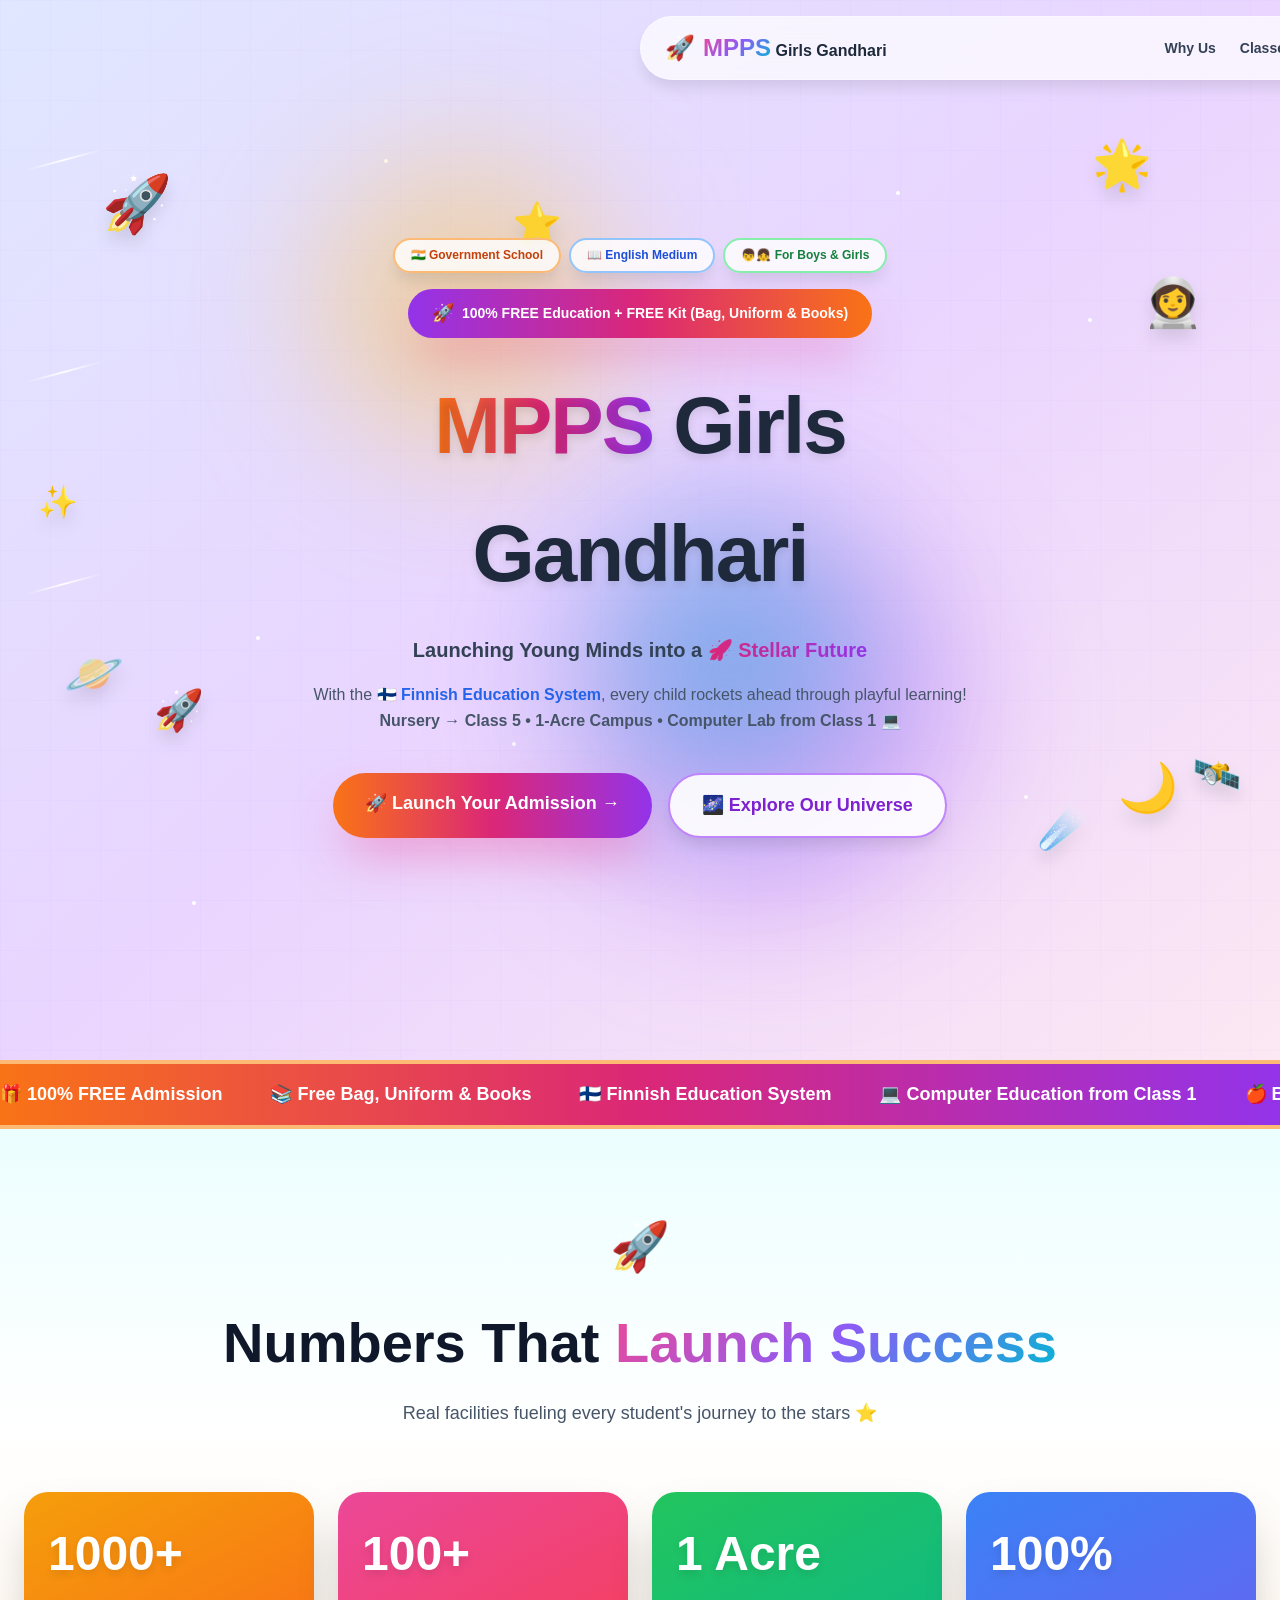
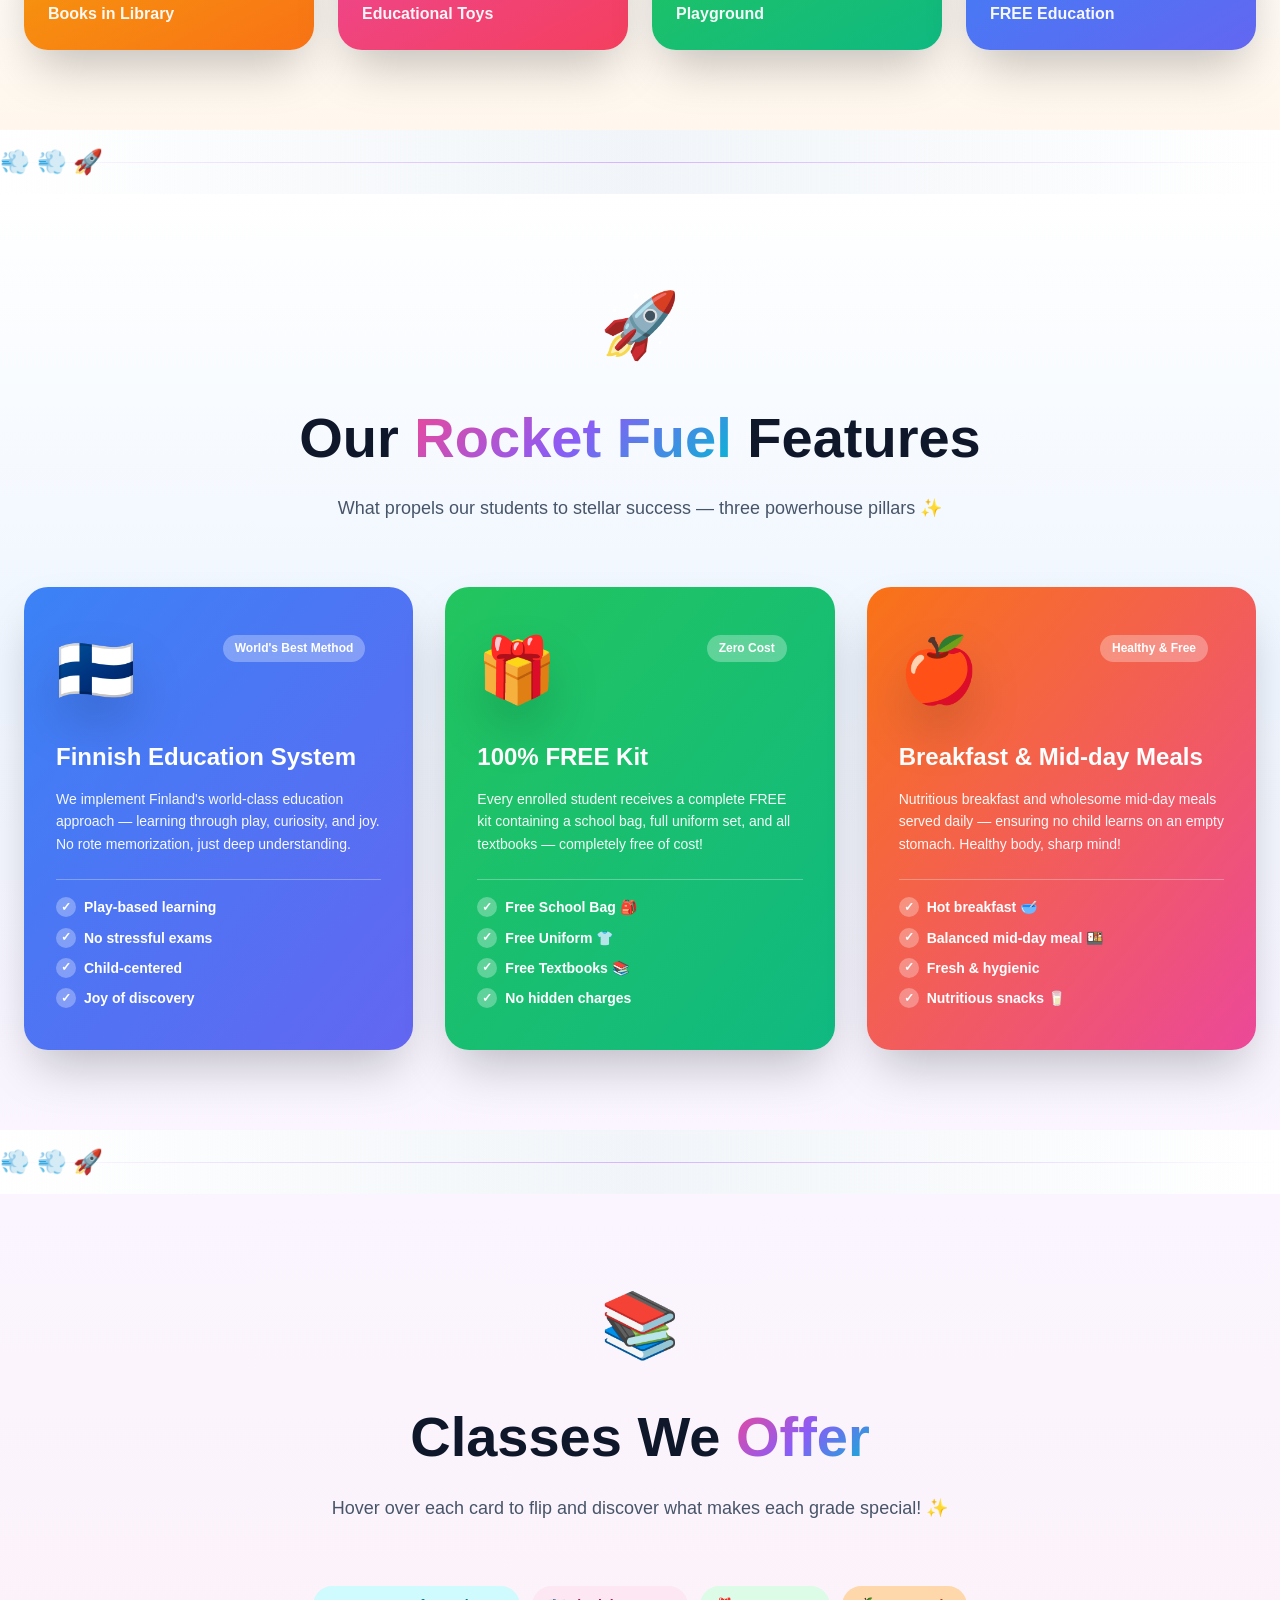
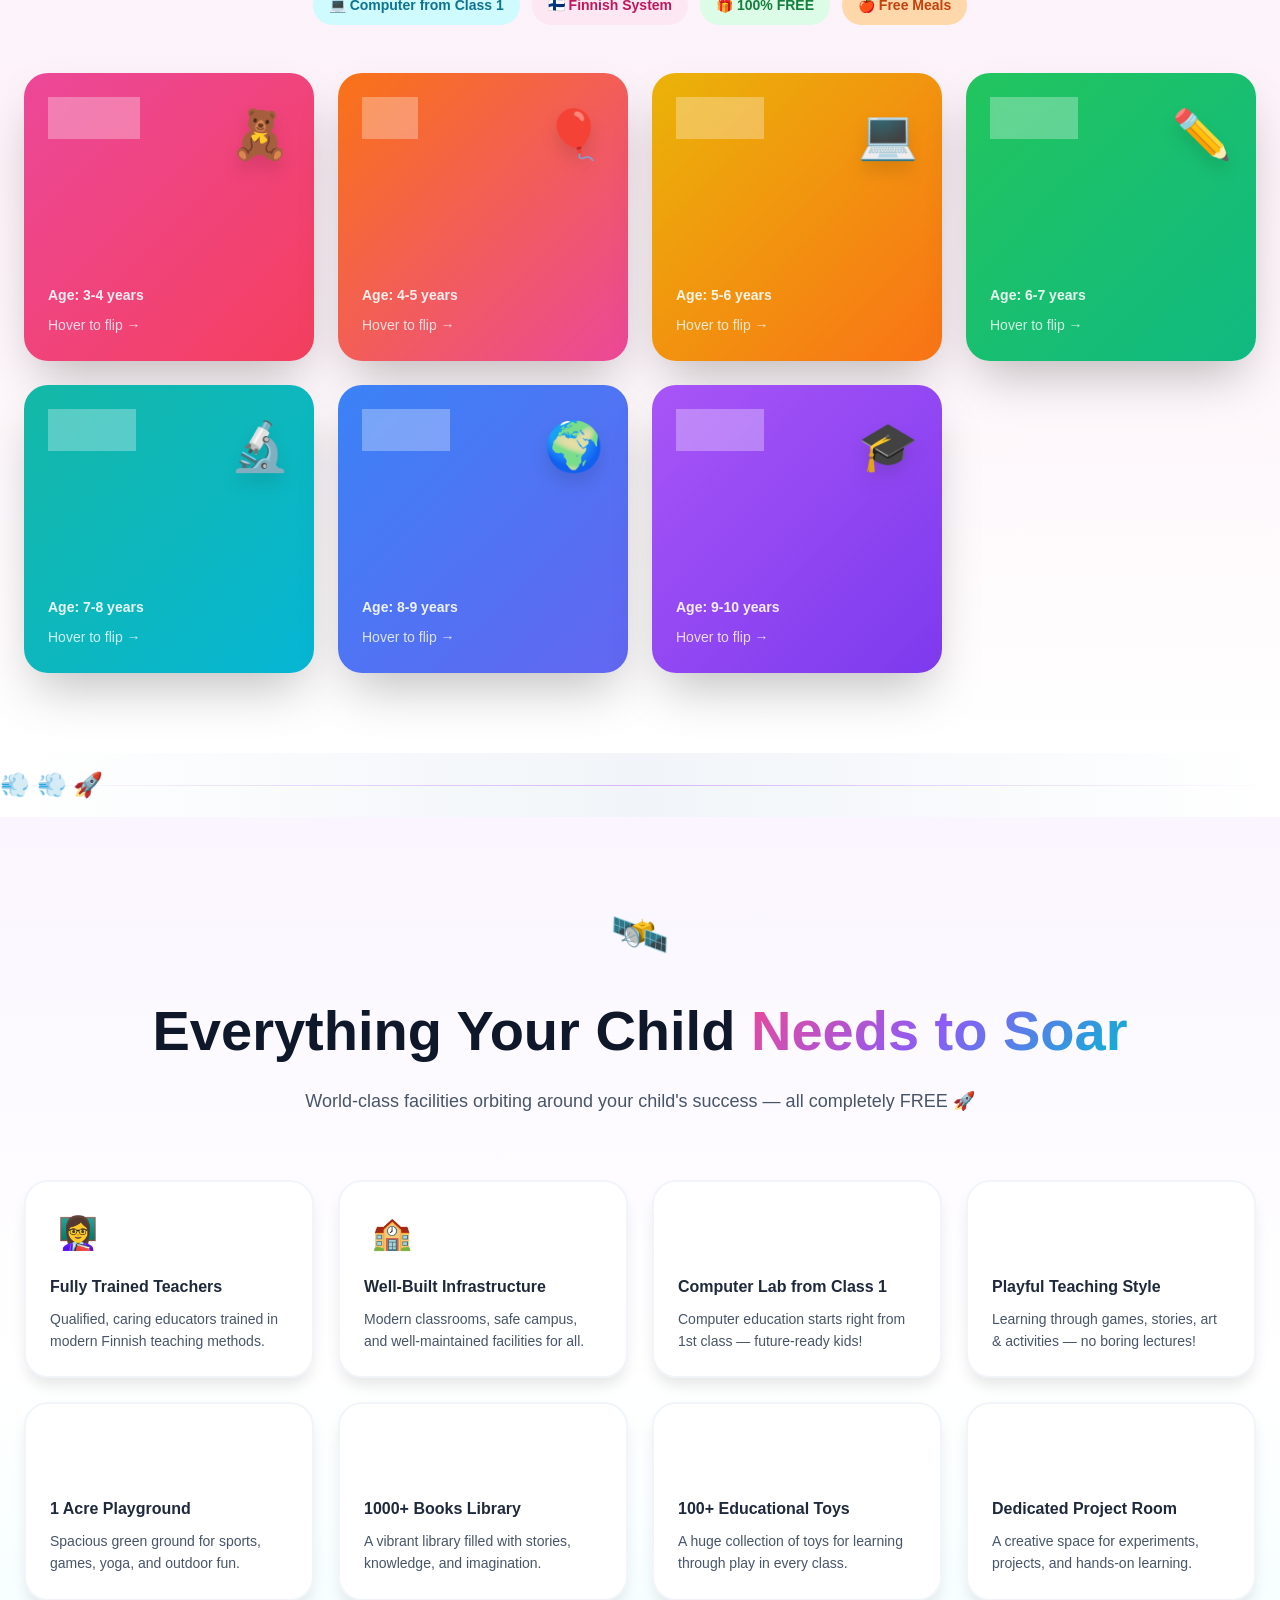
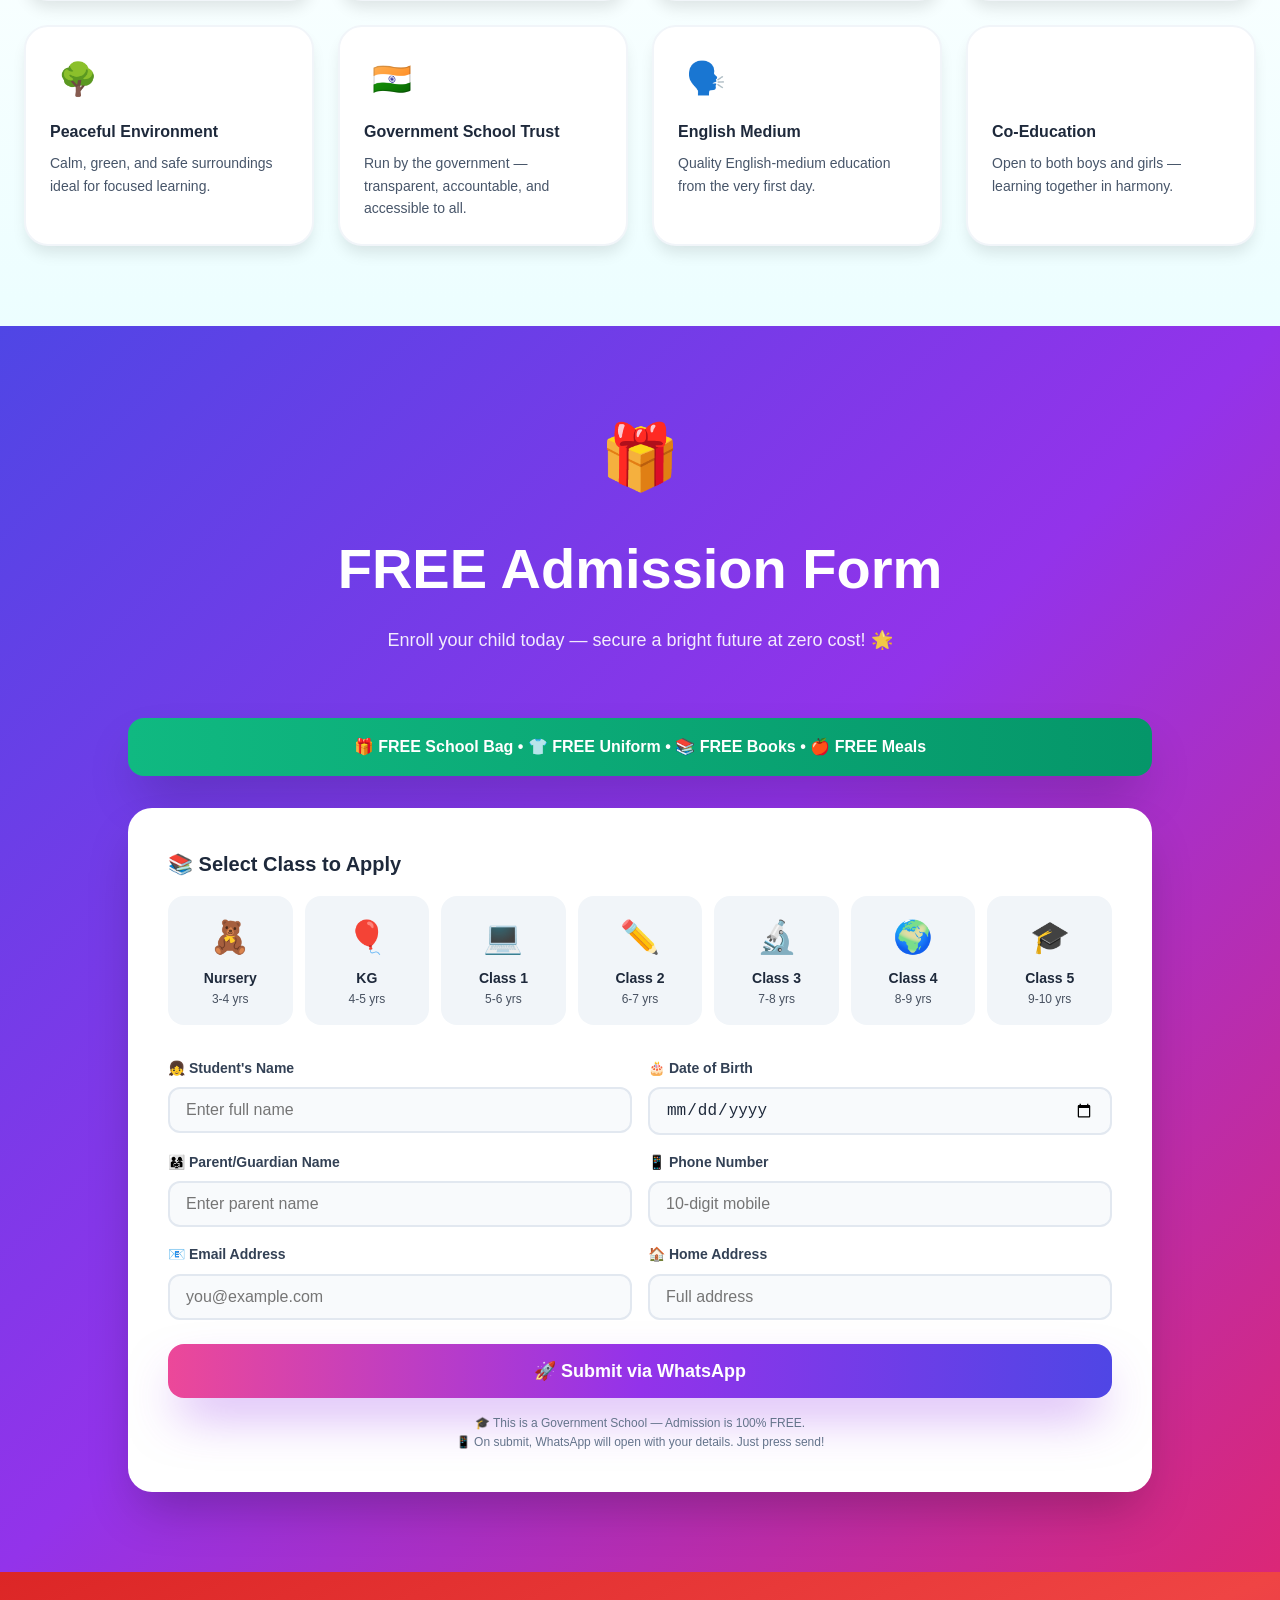
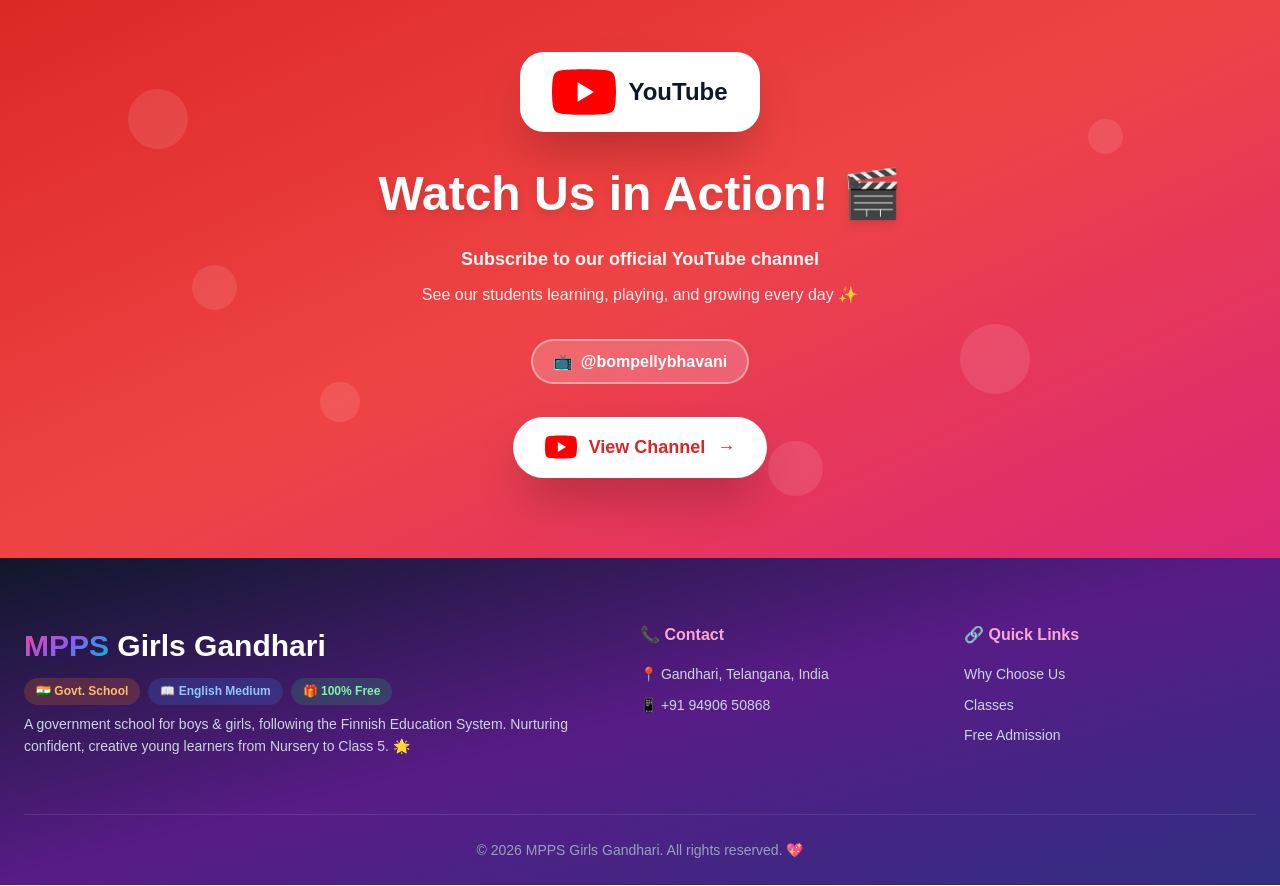
<file: index.html>
<!DOCTYPE html>
<html lang="en">
<head>
  <meta charset="UTF-8">
  <meta name="viewport" content="width=device-width, initial-scale=1.0">
  <title>MPPS Girls Gandhari 🚀 | Free Government School • Nursery to Class 5 • Boys & Girls</title>
  <meta name="description" content="MPPS Girls Gandhari - A Government English Medium School for boys & girls. Finnish Education System, FREE kit (bag, uniform, books), FREE meals, computer education from Class 1. Admissions open Nursery to Class 5.">
  <style>
    * { margin: 0; padding: 0; box-sizing: border-box; }

    body {
      font-family: -apple-system, BlinkMacSystemFont, 'Segoe UI', Roboto, 'Helvetica Neue', Arial, sans-serif;
      line-height: 1.6;
      color: #1e293b;
      overflow-x: hidden;
    }

    /* Animations */
    @keyframes float {
      0%, 100% { transform: translateY(0px) rotate(0deg); }
      50% { transform: translateY(-20px) rotate(5deg); }
    }
    @keyframes float-slow {
      0%, 100% { transform: translateY(0px) rotate(0deg); }
      50% { transform: translateY(-30px) rotate(-5deg); }
    }
    @keyframes pulse-glow {
      0%, 100% { opacity: 1; transform: scale(1); }
      50% { opacity: 0.8; transform: scale(1.05); }
    }
    @keyframes wiggle {
      0%, 100% { transform: rotate(-3deg); }
      50% { transform: rotate(3deg); }
    }
    @keyframes bounce-gentle {
      0%, 100% { transform: translateY(0); }
      50% { transform: translateY(-10px); }
    }
    @keyframes marquee {
      0% { transform: translateX(0); }
      100% { transform: translateX(-50%); }
    }
    @keyframes twinkle {
      0%, 100% { opacity: 0.2; transform: scale(0.5); }
      50% { opacity: 1; transform: scale(1.5); }
    }
    @keyframes shooting-star {
      0% { left: -20%; opacity: 0; }
      10% { opacity: 1; }
      90% { opacity: 1; }
      100% { left: 120%; opacity: 0; }
    }
    @keyframes rocket-float {
      0%, 100% { transform: translateY(0) rotate(-5deg); }
      50% { transform: translateY(-15px) rotate(5deg); }
    }
    @keyframes fade-in-up {
      from { opacity: 0; transform: translateY(30px); }
      to { opacity: 1; transform: translateY(0); }
    }
    @keyframes slide-in-left {
      from { opacity: 0; transform: translateX(-50px); }
      to { opacity: 1; transform: translateX(0); }
    }

    .animate-float { animation: float 3s ease-in-out infinite; }
    .animate-float-slow { animation: float-slow 4s ease-in-out infinite; }
    .animate-pulse-glow { animation: pulse-glow 2s ease-in-out infinite; }
    .animate-wiggle { animation: wiggle 2s ease-in-out infinite; }
    .animate-bounce-gentle { animation: bounce-gentle 2s ease-in-out infinite; }
    .animate-marquee { animation: marquee 30s linear infinite; }
    .animate-rocket { animation: rocket-float 2s ease-in-out infinite; }

    /* Gradient text */
    .gradient-text {
      background: linear-gradient(135deg, #ec4899 0%, #8b5cf6 50%, #06b6d4 100%);
      -webkit-background-clip: text;
      -webkit-text-fill-color: transparent;
      background-clip: text;
    }

    /* 3D Effects */
    .perspective-1000 { perspective: 1000px; }
    .card-3d { transform-style: preserve-3d; transition: transform 0.6s; }
    .card-3d:hover { transform: rotateY(10deg) rotateX(5deg) scale(1.05); }

    /* Flip card */
    .flip-card { perspective: 1000px; height: 288px; }
    .flip-card-inner {
      position: relative; width: 100%; height: 100%;
      transition: transform 0.8s; transform-style: preserve-3d;
    }
    .flip-card:hover .flip-card-inner { transform: rotateY(180deg); }
    .flip-card-front, .flip-card-back {
      position: absolute; width: 100%; height: 100%;
      backface-visibility: hidden; -webkit-backface-visibility: hidden;
    }
    .flip-card-back { transform: rotateY(180deg); }

    /* Navbar */
    nav {
      position: fixed; top: 1rem; left: 50%;
      transform: translateX(-50%); width: 95%; max-width: 1152px;
      z-index: 50; background: rgba(255, 255, 255, 0.7);
      backdrop-filter: blur(12px); border: 1px solid rgba(255, 255, 255, 0.4);
      border-radius: 9999px; padding: 0.75rem 1.5rem;
      box-shadow: 0 10px 15px -3px rgba(0, 0, 0, 0.1);
      animation: fade-in-up 0.6s ease-out 0.3s both;
    }
    .nav-content { display: flex; align-items: center; justify-content: space-between; }
    .nav-logo { display: flex; align-items: center; gap: 0.5rem; }
    .nav-logo span:first-child { font-size: 1.5rem; animation: rocket-float 1.5s ease-in-out infinite; }
    .nav-logo span:last-child { font-weight: 900; color: #1e293b; }
    .nav-links { display: none; gap: 1.5rem; font-size: 0.875rem; font-weight: 700; color: #334155; }
    @media (min-width: 768px) { .nav-links { display: flex; } }
    .nav-links a { color: #334155; text-decoration: none; transition: color 0.3s; }
    .nav-links a:hover { color: #db2777; }
    .nav-cta {
      background: linear-gradient(to right, #f97316, #db2777); color: white;
      padding: 0.5rem 1rem; border-radius: 9999px; font-size: 0.75rem;
      font-weight: 700; text-decoration: none;
      box-shadow: 0 10px 15px -3px rgba(0, 0, 0, 0.1); transition: transform 0.3s;
    }
    .nav-cta:hover { transform: scale(1.05) translateY(-2px); }

    /* Hero Section */
    .hero {
      position: relative; min-height: 100vh; overflow: hidden;
      background: linear-gradient(to bottom right, #e0e7ff, #e9d5ff, #fce7f3);
    }
    .hero::before {
      content: ''; position: absolute; inset: 0;
      background-image:
        linear-gradient(rgba(139, 92, 246, 0.1) 1px, transparent 1px),
        linear-gradient(90deg, rgba(139, 92, 246, 0.1) 1px, transparent 1px);
      background-size: 50px 50px; opacity: 0.3;
    }
    .twinkling-star {
      position: absolute; height: 4px; width: 4px; background: white;
      border-radius: 50%; animation: twinkle 2s ease-in-out infinite;
    }
    .shooting-star {
      position: absolute; height: 2px; width: 80px;
      background: linear-gradient(to right, transparent, white, transparent);
      transform: rotate(-15deg); animation: shooting-star 3s linear infinite;
    }
    .floating-emoji {
      position: absolute; font-size: 3rem; user-select: none;
      filter: drop-shadow(0 10px 8px rgba(0, 0, 0, 0.1));
    }
    .glow-orb {
      position: absolute; border-radius: 9999px; filter: blur(72px);
      animation: pulse-glow 2s ease-in-out infinite;
    }
    .hero-content {
      position: relative; z-index: 10; max-width: 1280px; margin: 0 auto;
      padding: 6rem 1.5rem 5rem; text-align: center;
      display: flex; flex-direction: column; align-items: center;
      justify-content: center; min-height: 100vh;
    }
    .badge-group {
      display: flex; flex-wrap: wrap; justify-content: center;
      gap: 0.5rem; margin-bottom: 1rem; animation: fade-in-up 0.6s ease-out;
    }
    .badge {
      display: inline-flex; align-items: center; gap: 0.375rem;
      background: rgba(255, 255, 255, 0.8); backdrop-filter: blur(4px);
      border: 2px solid; border-radius: 9999px; padding: 0.375rem 1rem;
      font-size: 0.75rem; font-weight: 700;
      box-shadow: 0 10px 15px -3px rgba(0, 0, 0, 0.1);
    }
    .free-banner {
      display: inline-flex; align-items: center; gap: 0.5rem;
      background: linear-gradient(to right, #9333ea, #db2777, #f97316);
      color: white; padding: 0.625rem 1.5rem; border-radius: 9999px;
      font-size: 0.875rem; font-weight: 900;
      box-shadow: 0 25px 50px -12px rgba(236, 72, 153, 0.5);
      margin-bottom: 1.5rem; animation: fade-in-up 0.6s ease-out 0.2s both;
    }
    .free-banner span:first-child { font-size: 1.125rem; animation: bounce-gentle 2s ease-in-out infinite; }
    .hero h1 {
      font-size: clamp(2.5rem, 8vw, 5rem); font-weight: 900;
      letter-spacing: -0.025em; margin-bottom: 1rem;
      text-shadow: 0 4px 8px rgba(0, 0, 0, 0.1);
      animation: fade-in-up 0.8s ease-out 0.3s both;
    }
    .hero h1 span:first-child {
      background: linear-gradient(to right, #f97316, #db2777, #9333ea);
      -webkit-background-clip: text; -webkit-text-fill-color: transparent; background-clip: text;
    }
    .hero h1 span:nth-child(2) { color: #1e293b; }
    .hero h1 span:nth-child(3) {
      display: inline-block;
      background: linear-gradient(to right, #06b6d4, #2563eb, #9333ea);
      -webkit-background-clip: text; -webkit-text-fill-color: transparent; background-clip: text;
      animation: slide-in-left 0.8s ease-out 0.6s both;
    }
    .hero-subtitle {
      font-size: clamp(1rem, 3vw, 1.25rem); font-weight: 600;
      color: #334155; margin-bottom: 1rem; max-width: 48rem;
      animation: fade-in-up 0.6s ease-out 0.8s both;
    }
    .hero-subtitle span {
      background: linear-gradient(to right, #db2777, #9333ea);
      -webkit-background-clip: text; -webkit-text-fill-color: transparent; background-clip: text;
      font-weight: 900;
    }
    .hero-desc {
      font-size: clamp(0.875rem, 2vw, 1rem); color: #475569;
      margin-bottom: 2.5rem; animation: fade-in-up 0.6s ease-out 0.9s both;
    }
    .cta-group {
      display: flex; flex-direction: column; gap: 1rem;
      animation: fade-in-up 0.6s ease-out 1.1s both;
    }
    @media (min-width: 640px) { .cta-group { flex-direction: row; } }
    .btn-primary {
      position: relative; overflow: hidden;
      background: linear-gradient(to right, #f97316, #db2777, #9333ea);
      color: white; padding: 1rem 2rem; border-radius: 9999px;
      font-size: 1.125rem; font-weight: 700; text-decoration: none;
      box-shadow: 0 25px 50px -12px rgba(236, 72, 153, 0.5);
      transition: transform 0.3s;
    }
    .btn-primary:hover { transform: scale(1.05) translateY(-5px); }
    .btn-secondary {
      background: rgba(255, 255, 255, 0.9); backdrop-filter: blur(4px);
      color: #7e22ce; padding: 1rem 2rem; border-radius: 9999px;
      font-size: 1.125rem; font-weight: 700; text-decoration: none;
      border: 2px solid #c084fc;
      box-shadow: 0 10px 15px -3px rgba(0, 0, 0, 0.1);
      transition: transform 0.3s;
    }
    .btn-secondary:hover { transform: scale(1.05) translateY(-3px); background: #faf5ff; }

    /* Marquee */
    .marquee {
      position: relative; overflow: hidden;
      background: linear-gradient(to right, #f97316, #db2777, #9333ea);
      border-top: 4px solid #fdba74; border-bottom: 4px solid #fdba74;
      padding: 1rem 0;
    }
    .marquee-content {
      display: flex; gap: 3rem; white-space: nowrap;
      animation: marquee 30s linear infinite;
    }
    .marquee-content span { font-size: 1.125rem; font-weight: 900; color: white; }

    /* Section common */
    section { padding: 5rem 1.5rem; }
    .container { max-width: 1280px; margin: 0 auto; }
    .section-header { text-align: center; margin-bottom: 4rem; animation: fade-in-up 0.6s ease-out; }
    .section-header h2 {
      font-size: clamp(2rem, 6vw, 3.5rem); font-weight: 900;
      margin-bottom: 0.75rem; color: #0f172a;
    }
    .section-header p {
      font-size: 1.125rem; color: #475569;
      max-width: 42rem; margin: 0 auto;
    }

    /* Stats */
    .stats { background: linear-gradient(to bottom, #ecfeff, #ffffff, #fff7ed); }
    .stats-grid { display: grid; grid-template-columns: repeat(2, 1fr); gap: 1.5rem; }
    @media (min-width: 768px) { .stats-grid { grid-template-columns: repeat(4, 1fr); } }
    .stat-card {
      position: relative; padding: 1.5rem; border-radius: 1.5rem;
      box-shadow: 0 25px 50px -12px rgba(0, 0, 0, 0.25); transition: transform 0.3s;
    }
    .stat-card:hover { transform: scale(1.08) translateY(-5px) rotateY(10deg) rotateX(5deg); }
    .stat-card .emoji {
      position: absolute; right: -0.75rem; top: -0.75rem;
      font-size: 3rem; animation: wiggle 2s ease-in-out infinite;
    }
    .stat-card .number {
      font-size: clamp(2rem, 5vw, 3rem); font-weight: 900; color: white;
      text-shadow: 0 4px 8px rgba(0, 0, 0, 0.1);
    }
    .stat-card .label { margin-top: 0.5rem; font-weight: 700; color: rgba(255, 255, 255, 0.95); }

    /* Rocket Divider */
    .rocket-divider {
      position: relative; height: 4rem; overflow: hidden;
      background: linear-gradient(to right, transparent, #f1f5f9, transparent);
    }
    .rocket-divider::after {
      content: '💨 💨 🚀'; position: absolute; top: 50%;
      transform: translateY(-50%); font-size: 1.5rem;
      animation: shooting-star 6s linear infinite;
    }
    .rocket-divider::before {
      content: ''; position: absolute; left: 0; top: 50%;
      height: 1px; width: 100%;
      background: linear-gradient(to right, transparent, #d8b4fe, transparent);
    }

    /* Unique Features */
    .unique-features { background: linear-gradient(to bottom, #ffffff, #eff6ff, #faf5ff); }
    .features-grid { display: grid; grid-template-columns: 1fr; gap: 2rem; }
    @media (min-width: 1024px) { .features-grid { grid-template-columns: repeat(3, 1fr); } }
    .feature-card {
      position: relative; padding: 2rem; border-radius: 1.5rem;
      box-shadow: 0 25px 50px -12px rgba(0, 0, 0, 0.25);
      overflow: hidden; transition: transform 0.3s;
    }
    .feature-card:hover { transform: translateY(-12px) rotateY(8deg) rotateX(5deg); }
    .feature-card .tag {
      position: absolute; right: 1rem; top: 1rem;
      background: rgba(255, 255, 255, 0.3); backdrop-filter: blur(4px);
      padding: 0.25rem 0.75rem; border-radius: 9999px;
      font-size: 0.75rem; font-weight: 900; color: white;
    }
    .feature-card .emoji {
      font-size: 4rem; margin-bottom: 1rem;
      animation: rocket-float 3s ease-in-out infinite;
      filter: drop-shadow(0 25px 25px rgba(0, 0, 0, 0.15));
    }
    .feature-card h3 { font-size: 1.5rem; font-weight: 900; color: white; margin-bottom: 0.75rem; }
    .feature-card p {
      font-size: 0.875rem; color: rgba(255, 255, 255, 0.95);
      line-height: 1.6; margin-bottom: 1.5rem;
    }
    .feature-card .details { border-top: 1px solid rgba(255, 255, 255, 0.3); padding-top: 1rem; }
    .feature-card .details div {
      display: flex; align-items: center; gap: 0.5rem;
      font-size: 0.875rem; font-weight: 700; color: white;
      margin-bottom: 0.5rem;
    }
    .feature-card .details div::before {
      content: '✓'; display: flex; align-items: center; justify-content: center;
      width: 1.25rem; height: 1.25rem;
      background: rgba(255, 255, 255, 0.3); border-radius: 50%; font-size: 0.75rem;
    }

    /* Classes */
    .classes { background: linear-gradient(to bottom, #faf5ff, #fdf2f8, #ffffff); position: relative; }
    .classes-grid { display: grid; grid-template-columns: repeat(auto-fit, minmax(280px, 1fr)); gap: 1.5rem; }
    .class-card-front {
      padding: 1.5rem; border-radius: 1.5rem;
      box-shadow: 0 25px 50px -12px rgba(0, 0, 0, 0.25);
      display: flex; flex-direction: column;
      justify-content: space-between; height: 100%;
    }
    .class-card-front .top { display: flex; justify-content: space-between; align-items: flex-start; }
    .class-card-front .grade {
      background: rgba(255, 255, 255, 0.3); backdrop-filter: blur(4px);
      padding: 0.5rem 1rem; border-radius: 1rem; font-weight: 900; color: white;
    }
    .class-card-front .emoji {
      font-size: 3rem; filter: drop-shadow(0 10px 8px rgba(0, 0, 0, 0.1));
      animation: rocket-float 3s ease-in-out infinite;
    }
    .class-card-front .age { font-size: 0.875rem; font-weight: 700; color: rgba(255, 255, 255, 0.9); margin-bottom: 0.5rem; }
    .class-card-front .hint { font-size: 0.875rem; color: rgba(255, 255, 255, 0.8); }
    .class-card-back {
      padding: 1.5rem; border-radius: 1.5rem;
      box-shadow: 0 25px 50px -12px rgba(0, 0, 0, 0.25);
      border: 4px solid white; display: flex; flex-direction: column; height: 100%;
    }
    .class-card-back h3 {
      font-size: 1.25rem; font-weight: 900; color: #1e293b;
      margin-bottom: 0.75rem; display: flex; align-items: center; gap: 0.5rem;
    }
    .class-card-back p { font-size: 0.875rem; color: #334155; margin-bottom: 1rem; }
    .class-card-back .highlights { flex: 1; }
    .class-card-back .highlights div {
      display: flex; align-items: center; gap: 0.5rem;
      font-size: 0.875rem; font-weight: 600; color: #334155; margin-bottom: 0.5rem;
    }
    .class-card-back .highlights div::before { content: '✓'; color: #ec4899; font-weight: 900; }
    .class-card-back .enroll-btn {
      margin-top: auto;
      background: linear-gradient(to right, #ec4899, #9333ea);
      color: white; padding: 0.625rem 1rem; border-radius: 9999px;
      text-align: center; font-size: 0.875rem; font-weight: 700;
      text-decoration: none;
      box-shadow: 0 10px 15px -3px rgba(0, 0, 0, 0.1);
      transition: transform 0.3s;
    }
    .class-card-back .enroll-btn:hover { transform: scale(1.05); }

    /* Features Grid */
    .features { background: linear-gradient(to bottom, #faf5ff, #ffffff, #ecfeff); }
    .features-grid-small { display: grid; grid-template-columns: repeat(2, 1fr); gap: 1rem; }
    @media (min-width: 640px) { .features-grid-small { grid-template-columns: repeat(3, 1fr); gap: 1.5rem; } }
    @media (min-width: 1024px) { .features-grid-small { grid-template-columns: repeat(4, 1fr); } }
    .feature-small {
      padding: 1.5rem; background: white; border: 2px solid #f1f5f9;
      border-radius: 1.5rem; box-shadow: 0 10px 15px -3px rgba(0, 0, 0, 0.1);
      transition: all 0.3s;
    }
    .feature-small:hover {
      transform: translateY(-10px) rotateY(8deg) rotateX(5deg);
      border-color: transparent;
      box-shadow: 0 25px 50px -12px rgba(0, 0, 0, 0.25);
    }
    .feature-small .icon {
      width: 3.5rem; height: 3.5rem; border-radius: 1rem;
      display: flex; align-items: center; justify-content: center;
      font-size: 2rem; margin-bottom: 0.75rem;
      box-shadow: 0 10px 15px -3px rgba(0, 0, 0, 0.1);
      transition: transform 0.3s;
    }
    .feature-small:hover .icon { transform: scale(1.15) rotate(10deg); }
    .feature-small h3 { font-size: 1rem; font-weight: 900; color: #1e293b; margin-bottom: 0.5rem; }
    .feature-small p { font-size: 0.875rem; color: #475569; }

    /* Admission Form */
    .admission {
      background: linear-gradient(to bottom right, #4f46e5, #9333ea, #db2777);
      position: relative; overflow: hidden;
    }
    .admission-content { position: relative; max-width: 64rem; margin: 0 auto; }
    .form-container {
      background: white; padding: 2.5rem; border-radius: 1.5rem;
      box-shadow: 0 25px 50px -12px rgba(0, 0, 0, 0.25);
    }
    .free-kit-banner {
      background: linear-gradient(to right, #10b981, #059669);
      padding: 1rem 1.5rem; border-radius: 1rem; text-align: center;
      color: white; font-weight: 700; margin-bottom: 2rem;
      box-shadow: 0 25px 50px -12px rgba(0, 0, 0, 0.25);
    }
    .class-selector { margin-bottom: 2rem; }
    .class-selector h3 { font-size: 1.25rem; font-weight: 900; color: #1e293b; margin-bottom: 1rem; }
    .class-options { display: grid; grid-template-columns: repeat(2, 1fr); gap: 0.75rem; }
    @media (min-width: 640px) { .class-options { grid-template-columns: repeat(4, 1fr); } }
    @media (min-width: 1024px) { .class-options { grid-template-columns: repeat(7, 1fr); } }
    .class-option {
      padding: 1rem; background: #f1f5f9; border: none;
      border-radius: 1rem; text-align: center;
      cursor: pointer; transition: all 0.3s;
    }
    .class-option:hover { transform: scale(1.08) translateY(-5px); }
    .class-option.selected {
      background: linear-gradient(to bottom right, var(--gradient-from), var(--gradient-to));
      color: white; box-shadow: 0 10px 15px -3px rgba(0, 0, 0, 0.1);
    }
    .class-option .emoji { font-size: 2rem; }
    .class-option .label { font-size: 0.875rem; font-weight: 900; margin-top: 0.25rem; }
    .class-option .age { font-size: 0.75rem; opacity: 0.8; }
    .form-grid { display: grid; grid-template-columns: 1fr; gap: 1rem; }
    @media (min-width: 640px) { .form-grid { grid-template-columns: repeat(2, 1fr); } }
    .form-field { display: block; }
    .form-field label {
      display: block; font-size: 0.875rem; font-weight: 700;
      color: #334155; margin-bottom: 0.5rem;
    }
    .form-field input {
      width: 100%; padding: 0.75rem 1rem;
      background: #f8fafc; border: 2px solid #e2e8f0; border-radius: 0.75rem;
      font-size: 1rem; color: #1e293b; transition: all 0.3s;
    }
    .form-field input:focus {
      outline: none; border-color: #c084fc; background: white;
      box-shadow: 0 0 0 4px rgba(192, 132, 252, 0.1);
    }
    .submit-btn {
      width: 100%; margin-top: 1.5rem;
      background: linear-gradient(to right, #ec4899, #9333ea, #4f46e5);
      color: white; padding: 1rem; border: none; border-radius: 1rem;
      font-size: 1.125rem; font-weight: 900; cursor: pointer;
      box-shadow: 0 25px 50px -12px rgba(147, 51, 234, 0.5);
      transition: transform 0.3s;
    }
    .submit-btn:hover { transform: scale(1.02); }

    /* YouTube Channel Section */
    .youtube-section {
      position: relative; overflow: hidden;
      background: linear-gradient(to bottom right, #dc2626, #ef4444, #db2777);
      padding: 5rem 1.5rem; text-align: center;
    }
    .youtube-bubble {
      position: absolute; border-radius: 50%;
      background: rgba(255, 255, 255, 0.1);
      animation: float 4s ease-in-out infinite;
    }
    .youtube-logo-box {
      display: inline-flex; align-items: center; justify-content: center;
      gap: 0.75rem; background: white; padding: 1rem 2rem;
      border-radius: 1.5rem;
      box-shadow: 0 25px 50px -12px rgba(0, 0, 0, 0.25);
      margin-bottom: 1.5rem; animation: pulse-glow 3s ease-in-out infinite;
    }
    .youtube-logo-box svg { height: 3rem; width: 4rem; }
    .youtube-logo-box span { font-size: 1.5rem; font-weight: 900; color: #0f172a; }
    .youtube-section h2 {
      font-size: clamp(2rem, 5vw, 3rem); font-weight: 900;
      color: white; margin-bottom: 0.75rem;
      text-shadow: 0 4px 8px rgba(0, 0, 0, 0.1);
    }
    .youtube-section .subtitle {
      font-size: 1.125rem; font-weight: 700;
      color: rgba(255, 255, 255, 0.95); margin-bottom: 0.5rem;
    }
    .youtube-section .desc {
      font-size: 1rem; color: rgba(255, 255, 255, 0.9); margin-bottom: 2rem;
    }
    .channel-badge {
      display: inline-flex; align-items: center; gap: 0.5rem;
      border: 2px solid rgba(255, 255, 255, 0.4);
      background: rgba(255, 255, 255, 0.2);
      padding: 0.5rem 1.25rem; border-radius: 9999px;
      font-size: 1rem; font-weight: 700; color: white;
      backdrop-filter: blur(4px); margin-bottom: 2rem;
    }
    .view-channel-btn {
      display: inline-flex; align-items: center; gap: 0.75rem;
      background: white; color: #dc2626; padding: 1rem 2rem;
      border-radius: 9999px; font-size: 1.125rem; font-weight: 900;
      text-decoration: none;
      box-shadow: 0 25px 50px -12px rgba(0, 0, 0, 0.3);
      transition: all 0.3s;
    }
    .view-channel-btn:hover { transform: scale(1.05) translateY(-5px); background: #fef2f2; }
    .view-channel-btn svg { height: 1.5rem; width: 2rem; }

    /* Footer */
    footer {
      background: linear-gradient(to bottom right, #0f172a, #581c87, #312e81);
      color: white; padding: 4rem 1.5rem 1.5rem;
      position: relative; overflow: hidden;
    }
    .footer-grid {
      display: grid; grid-template-columns: 1fr; gap: 2rem;
      max-width: 1280px; margin: 0 auto;
    }
    @media (min-width: 768px) { .footer-grid { grid-template-columns: 2fr 1fr 1fr; } }
    .footer-section h4 { font-weight: 900; color: #f9a8d4; margin-bottom: 1rem; }
    .footer-section p, .footer-section li {
      font-size: 0.875rem; color: #cbd5e1; margin-bottom: 0.5rem;
    }
    .footer-section ul { list-style: none; }
    .footer-section a { color: #cbd5e1; text-decoration: none; transition: color 0.3s; }
    .footer-section a:hover { color: #f9a8d4; }
    .footer-bottom {
      max-width: 1280px; margin: 3rem auto 0;
      padding-top: 1.5rem; border-top: 1px solid rgba(255, 255, 255, 0.1);
      text-align: center; font-size: 0.875rem; color: #94a3b8;
    }

    /* Gradient color helpers */
    .bg-pink-rose { background: linear-gradient(to bottom right, #ec4899, #f43f5e); }
    .bg-orange-pink { background: linear-gradient(to bottom right, #f97316, #ec4899); }
    .bg-yellow-orange { background: linear-gradient(to bottom right, #eab308, #f97316); }
    .bg-green-emerald { background: linear-gradient(to bottom right, #22c55e, #10b981); }
    .bg-teal-cyan { background: linear-gradient(to bottom right, #14b8a6, #06b6d4); }
    .bg-blue-indigo { background: linear-gradient(to bottom right, #3b82f6, #6366f1); }
    .bg-purple-violet { background: linear-gradient(to bottom right, #a855f7, #7c3aed); }
    .bg-amber-orange { background: linear-gradient(to bottom right, #f59e0b, #f97316); }
    .bg-cyan-blue { background: linear-gradient(to bottom right, #06b6d4, #3b82f6); }
    .bg-red-pink { background: linear-gradient(to bottom right, #ef4444, #ec4899); }
    .bg-fuchsia-purple { background: linear-gradient(to bottom right, #e879f9, #a855f7); }
    .bg-lime-green { background: linear-gradient(to bottom right, #84cc16, #22c55e); }
    .bg-orange-amber { background: linear-gradient(to bottom right, #f97316, #f59e0b); }
    .bg-sky-blue { background: linear-gradient(to bottom right, #0ea5e9, #3b82f6); }
    .bg-violet-indigo { background: linear-gradient(to bottom right, #8b5cf6, #6366f1); }
  </style>
</head>
<body>
  <!-- Navbar -->
  <nav>
    <div class="nav-content">
      <div class="nav-logo">
        <span>🚀</span>
        <span><span class="gradient-text">MPPS</span> Girls Gandhari</span>
      </div>
      <div class="nav-links">
        <a href="#why-special">Why Us</a>
        <a href="#classes">Classes</a>
        <a href="#admission">Admissions</a>
      </div>
      <a href="#admission" class="nav-cta">🚀 Launch</a>
    </div>
  </nav>

  <!-- Hero Section -->
  <section class="hero">
    <!-- Twinkling stars -->
    <div class="twinkling-star" style="left: 10%; top: 20%; animation-delay: 0s;"></div>
    <div class="twinkling-star" style="left: 30%; top: 15%; animation-delay: 0.5s;"></div>
    <div class="twinkling-star" style="left: 50%; top: 25%; animation-delay: 1s;"></div>
    <div class="twinkling-star" style="left: 70%; top: 18%; animation-delay: 1.5s;"></div>
    <div class="twinkling-star" style="left: 85%; top: 30%; animation-delay: 2s;"></div>
    <div class="twinkling-star" style="left: 20%; top: 60%; animation-delay: 0.3s;"></div>
    <div class="twinkling-star" style="left: 40%; top: 70%; animation-delay: 0.8s;"></div>
    <div class="twinkling-star" style="left: 60%; top: 65%; animation-delay: 1.3s;"></div>
    <div class="twinkling-star" style="left: 80%; top: 75%; animation-delay: 1.8s;"></div>
    <div class="twinkling-star" style="left: 15%; top: 85%; animation-delay: 2.3s;"></div>

    <!-- Shooting stars -->
    <div class="shooting-star" style="top: 15%; animation-delay: 0s;"></div>
    <div class="shooting-star" style="top: 35%; animation-delay: 2s;"></div>
    <div class="shooting-star" style="top: 55%; animation-delay: 4s;"></div>

    <!-- Floating emojis -->
    <div class="floating-emoji animate-float" style="top: 15%; left: 8%; font-size: 3.5rem; animation-delay: 0s;">🚀</div>
    <div class="floating-emoji animate-float-slow" style="top: 12%; right: 10%; font-size: 3rem; animation-delay: 0.5s;">🌟</div>
    <div class="floating-emoji animate-float" style="top: 60%; left: 5%; font-size: 3rem; animation-delay: 1s;">🪐</div>
    <div class="floating-emoji animate-float-slow" style="top: 18%; left: 40%; font-size: 2.5rem; animation-delay: 0.3s;">⭐</div>
    <div class="floating-emoji animate-float" style="top: 25%; right: 6%; font-size: 3rem; animation-delay: 0.8s;">👩‍🚀</div>
    <div class="floating-emoji animate-float-slow" style="bottom: 22%; right: 8%; font-size: 3rem; animation-delay: 1.2s;">🌙</div>
    <div class="floating-emoji animate-float" style="bottom: 30%; left: 12%; font-size: 2.5rem; animation-delay: 0.6s;">🚀</div>
    <div class="floating-emoji animate-float-slow" style="top: 75%; right: 15%; font-size: 2.5rem; animation-delay: 0.9s;">☄️</div>
    <div class="floating-emoji animate-float" style="top: 45%; left: 3%; font-size: 2rem; animation-delay: 1.1s;">✨</div>
    <div class="floating-emoji animate-float-slow" style="top: 70%; right: 3%; font-size: 2.5rem; animation-delay: 1.3s;">🛰️</div>

    <!-- Glow orbs -->
    <div class="glow-orb" style="top: 10rem; left: 25%; width: 18rem; height: 18rem; background: rgba(251, 191, 36, 0.4);"></div>
    <div class="glow-orb" style="bottom: 10rem; right: 25%; width: 24rem; height: 24rem; background: rgba(168, 85, 247, 0.4); animation-delay: 1s;"></div>
    <div class="glow-orb" style="top: 50%; right: 33%; width: 16rem; height: 16rem; background: rgba(6, 182, 212, 0.4); animation-delay: 0.5s;"></div>

    <div class="hero-content">
      <div class="badge-group">
        <span class="badge" style="border-color: #fdba74; color: #c2410c;">🇮🇳 Government School</span>
        <span class="badge" style="border-color: #93c5fd; color: #1d4ed8;">📖 English Medium</span>
        <span class="badge" style="border-color: #86efac; color: #15803d;">👦👧 For Boys & Girls</span>
      </div>

      <div class="free-banner">
        <span>🚀</span>
        <span>100% FREE Education + FREE Kit (Bag, Uniform & Books)</span>
      </div>

      <h1>
        <span>MPPS</span> <span>Girls</span><br>
        <span>Gandhari</span>
      </h1>

      <p class="hero-subtitle">
        Launching Young Minds into a <span>🚀 Stellar Future</span>
      </p>

      <p class="hero-desc">
        With the <strong style="color: #2563eb;">🇫🇮 Finnish Education System</strong>, every child rockets ahead through playful learning!<br>
        <strong>Nursery → Class 5 • 1-Acre Campus • Computer Lab from Class 1 💻</strong>
      </p>

      <div class="cta-group">
        <a href="#admission" class="btn-primary">🚀 Launch Your Admission →</a>
        <a href="#why-special" class="btn-secondary">🌌 Explore Our Universe</a>
      </div>
    </div>
  </section>

  <!-- Marquee -->
  <div class="marquee">
    <div class="marquee-content">
      <span>🎁 100% FREE Admission</span>
      <span>📚 Free Bag, Uniform & Books</span>
      <span>🇫🇮 Finnish Education System</span>
      <span>💻 Computer Education from Class 1</span>
      <span>🍎 Breakfast & Mid-day Meals</span>
      <span>🏐 1 Acre Playground</span>
      <span>📖 1000+ Books Library</span>
      <span>🧸 100+ Educational Toys</span>
      <span>👦👧 For Boys & Girls</span>
      <span>🎁 100% FREE Admission</span>
      <span>📚 Free Bag, Uniform & Books</span>
      <span>🇫🇮 Finnish Education System</span>
      <span>💻 Computer Education from Class 1</span>
      <span>🍎 Breakfast & Mid-day Meals</span>
      <span>🏐 1 Acre Playground</span>
      <span>📖 1000+ Books Library</span>
      <span>🧸 100+ Educational Toys</span>
      <span>👦👧 For Boys & Girls</span>
    </div>
  </div>

  <!-- Stats -->
  <section class="stats">
    <div class="container">
      <div class="section-header">
        <div style="font-size: 3rem; margin-bottom: 0.75rem;" class="animate-rocket">🚀</div>
        <h2>Numbers That <span class="gradient-text">Launch Success</span></h2>
        <p>Real facilities fueling every student's journey to the stars ⭐</p>
      </div>

      <div class="stats-grid">
        <div class="stat-card bg-amber-orange perspective-1000">
          <div class="card-3d">
            <span class="emoji">📚</span>
            <div class="number">1000+</div>
            <div class="label">Books in Library</div>
          </div>
        </div>
        <div class="stat-card bg-pink-rose perspective-1000">
          <div class="card-3d">
            <span class="emoji">🧸</span>
            <div class="number">100+</div>
            <div class="label">Educational Toys</div>
          </div>
        </div>
        <div class="stat-card bg-green-emerald perspective-1000">
          <div class="card-3d">
            <span class="emoji">🏐</span>
            <div class="number">1 Acre</div>
            <div class="label">Playground</div>
          </div>
        </div>
        <div class="stat-card bg-blue-indigo perspective-1000">
          <div class="card-3d">
            <span class="emoji">🚀</span>
            <div class="number">100%</div>
            <div class="label">FREE Education</div>
          </div>
        </div>
      </div>
    </div>
  </section>

  <div class="rocket-divider"></div>

  <!-- Unique Features -->
  <section id="why-special" class="unique-features">
    <div class="container">
      <div class="section-header">
        <div style="font-size: 4rem; margin-bottom: 1rem;" class="animate-rocket">🚀</div>
        <h2>Our <span class="gradient-text">Rocket Fuel</span> Features</h2>
        <p>What propels our students to stellar success — three powerhouse pillars ✨</p>
      </div>

      <div class="features-grid">
        <div class="feature-card bg-blue-indigo perspective-1000">
          <div class="card-3d">
            <span class="tag">World's Best Method</span>
            <div class="emoji">🇫🇮</div>
            <h3>Finnish Education System</h3>
            <p>We implement Finland's world-class education approach — learning through play, curiosity, and joy. No rote memorization, just deep understanding.</p>
            <div class="details">
              <div>Play-based learning</div>
              <div>No stressful exams</div>
              <div>Child-centered</div>
              <div>Joy of discovery</div>
            </div>
          </div>
        </div>

        <div class="feature-card bg-green-emerald perspective-1000">
          <div class="card-3d">
            <span class="tag">Zero Cost</span>
            <div class="emoji">🎁</div>
            <h3>100% FREE Kit</h3>
            <p>Every enrolled student receives a complete FREE kit containing a school bag, full uniform set, and all textbooks — completely free of cost!</p>
            <div class="details">
              <div>Free School Bag 🎒</div>
              <div>Free Uniform 👕</div>
              <div>Free Textbooks 📚</div>
              <div>No hidden charges</div>
            </div>
          </div>
        </div>

        <div class="feature-card bg-orange-pink perspective-1000">
          <div class="card-3d">
            <span class="tag">Healthy & Free</span>
            <div class="emoji">🍎</div>
            <h3>Breakfast & Mid-day Meals</h3>
            <p>Nutritious breakfast and wholesome mid-day meals served daily — ensuring no child learns on an empty stomach. Healthy body, sharp mind!</p>
            <div class="details">
              <div>Hot breakfast 🥣</div>
              <div>Balanced mid-day meal 🍱</div>
              <div>Fresh & hygienic</div>
              <div>Nutritious snacks 🥛</div>
            </div>
          </div>
        </div>
      </div>
    </div>
  </section>

  <div class="rocket-divider"></div>

  <!-- Classes -->
  <section id="classes" class="classes">
    <div class="container">
      <div class="section-header">
        <div style="font-size: 4rem; margin-bottom: 1rem;" class="animate-wiggle">📚</div>
        <h2>Classes We <span class="gradient-text">Offer</span></h2>
        <p>Hover over each card to flip and discover what makes each grade special! ✨</p>
      </div>

      <div style="display: flex; flex-wrap: wrap; justify-content: center; gap: 0.75rem; margin-bottom: 3rem;">
        <span style="background: #cffafe; color: #0e7490; padding: 0.5rem 1rem; border-radius: 9999px; font-size: 0.875rem; font-weight: 700;">💻 Computer from Class 1</span>
        <span style="background: #fce7f3; color: #be185d; padding: 0.5rem 1rem; border-radius: 9999px; font-size: 0.875rem; font-weight: 700;">🇫🇮 Finnish System</span>
        <span style="background: #dcfce7; color: #15803d; padding: 0.5rem 1rem; border-radius: 9999px; font-size: 0.875rem; font-weight: 700;">🎁 100% FREE</span>
        <span style="background: #fed7aa; color: #c2410c; padding: 0.5rem 1rem; border-radius: 9999px; font-size: 0.875rem; font-weight: 700;">🍎 Free Meals</span>
      </div>

      <div class="classes-grid">
        <div class="flip-card">
          <div class="flip-card-inner">
            <div class="flip-card-front">
              <div class="class-card-front bg-pink-rose">
                <div class="top">
                  <span class="grade">Nursery</span>
                  <span class="emoji">🧸</span>
                </div>
                <div>
                  <div class="age">Age: 3-4 years</div>
                  <div class="hint">Hover to flip →</div>
                </div>
              </div>
            </div>
            <div class="flip-card-back">
              <div class="class-card-back" style="background: linear-gradient(to bottom right, #fce7f3, #ffe4e6);">
                <h3>🧸 Nursery</h3>
                <p>A gentle, joyful start to learning through play, music, and discovery.</p>
                <div class="highlights">
                  <div>Playful learning</div>
                  <div>Story time</div>
                  <div>Motor skills</div>
                </div>
                <a href="#admission" class="enroll-btn">🚀 Enroll Now</a>
              </div>
            </div>
          </div>
        </div>

        <div class="flip-card">
          <div class="flip-card-inner">
            <div class="flip-card-front">
              <div class="class-card-front bg-orange-pink">
                <div class="top">
                  <span class="grade">KG</span>
                  <span class="emoji">🎈</span>
                </div>
                <div>
                  <div class="age">Age: 4-5 years</div>
                  <div class="hint">Hover to flip →</div>
                </div>
              </div>
            </div>
            <div class="flip-card-back">
              <div class="class-card-back" style="background: linear-gradient(to bottom right, #fed7aa, #fce7f3);">
                <h3>🎈 KG</h3>
                <p>Building strong foundations with creative activities and early literacy.</p>
                <div class="highlights">
                  <div>Alphabet fun</div>
                  <div>Number games</div>
                  <div>Art & craft</div>
                </div>
                <a href="#admission" class="enroll-btn">🚀 Enroll Now</a>
              </div>
            </div>
          </div>
        </div>

        <div class="flip-card">
          <div class="flip-card-inner">
            <div class="flip-card-front">
              <div class="class-card-front bg-yellow-orange">
                <div class="top">
                  <span class="grade">Class 1</span>
                  <span class="emoji">💻</span>
                </div>
                <div>
                  <div class="age">Age: 5-6 years</div>
                  <div class="hint">Hover to flip →</div>
                </div>
              </div>
            </div>
            <div class="flip-card-back">
              <div class="class-card-back" style="background: linear-gradient(to bottom right, #fef3c7, #fed7aa);">
                <h3>💻 Class 1</h3>
                <p>Computer education starts here! Plus stories, numbers & hands-on fun.</p>
                <div class="highlights">
                  <div>Computer Lab begins</div>
                  <div>Reading basics</div>
                  <div>Math puzzles</div>
                </div>
                <a href="#admission" class="enroll-btn">🚀 Enroll Now</a>
              </div>
            </div>
          </div>
        </div>

        <div class="flip-card">
          <div class="flip-card-inner">
            <div class="flip-card-front">
              <div class="class-card-front bg-green-emerald">
                <div class="top">
                  <span class="grade">Class 2</span>
                  <span class="emoji">✏️</span>
                </div>
                <div>
                  <div class="age">Age: 6-7 years</div>
                  <div class="hint">Hover to flip →</div>
                </div>
              </div>
            </div>
            <div class="flip-card-back">
              <div class="class-card-back" style="background: linear-gradient(to bottom right, #dcfce7, #d1fae5);">
                <h3>✏️ Class 2</h3>
                <p>Building confidence through reading, writing, and creative computer projects.</p>
                <div class="highlights">
                  <div>Writing skills</div>
                  <div>Computer basics</div>
                  <div>Science fun</div>
                </div>
                <a href="#admission" class="enroll-btn">🚀 Enroll Now</a>
              </div>
            </div>
          </div>
        </div>

        <div class="flip-card">
          <div class="flip-card-inner">
            <div class="flip-card-front">
              <div class="class-card-front bg-teal-cyan">
                <div class="top">
                  <span class="grade">Class 3</span>
                  <span class="emoji">🔬</span>
                </div>
                <div>
                  <div class="age">Age: 7-8 years</div>
                  <div class="hint">Hover to flip →</div>
                </div>
              </div>
            </div>
            <div class="flip-card-back">
              <div class="class-card-back" style="background: linear-gradient(to bottom right, #ccfbf1, #cffafe);">
                <h3>🔬 Class 3</h3>
                <p>Exploring the world in our project room through experiments and creativity.</p>
                <div class="highlights">
                  <div>Project Room fun</div>
                  <div>Multiplication</div>
                  <div>Experiments</div>
                </div>
                <a href="#admission" class="enroll-btn">🚀 Enroll Now</a>
              </div>
            </div>
          </div>
        </div>

        <div class="flip-card">
          <div class="flip-card-inner">
            <div class="flip-card-front">
              <div class="class-card-front bg-blue-indigo">
                <div class="top">
                  <span class="grade">Class 4</span>
                  <span class="emoji">🌍</span>
                </div>
                <div>
                  <div class="age">Age: 8-9 years</div>
                  <div class="hint">Hover to flip →</div>
                </div>
              </div>
            </div>
            <div class="flip-card-back">
              <div class="class-card-back" style="background: linear-gradient(to bottom right, #dbeafe, #e0e7ff);">
                <h3>🌍 Class 4</h3>
                <p>Critical thinking through diverse subjects, computer skills & library exploration.</p>
                <div class="highlights">
                  <div>Geography</div>
                  <div>Advanced Computer</div>
                  <div>Library reading</div>
                </div>
                <a href="#admission" class="enroll-btn">🚀 Enroll Now</a>
              </div>
            </div>
          </div>
        </div>

        <div class="flip-card">
          <div class="flip-card-inner">
            <div class="flip-card-front">
              <div class="class-card-front bg-purple-violet">
                <div class="top">
                  <span class="grade">Class 5</span>
                  <span class="emoji">🎓</span>
                </div>
                <div>
                  <div class="age">Age: 9-10 years</div>
                  <div class="hint">Hover to flip →</div>
                </div>
              </div>
            </div>
            <div class="flip-card-back">
              <div class="class-card-back" style="background: linear-gradient(to bottom right, #f3e8ff, #ede9fe);">
                <h3>🎓 Class 5</h3>
                <p>Preparing young leaders for higher studies with confidence and Finnish-style learning.</p>
                <div class="highlights">
                  <div>Advanced Math</div>
                  <div>Public speaking</div>
                  <div>Leadership</div>
                </div>
                <a href="#admission" class="enroll-btn">🚀 Enroll Now</a>
              </div>
            </div>
          </div>
        </div>
      </div>
    </div>
  </section>

  <div class="rocket-divider"></div>

  <!-- Features -->
  <section class="features">
    <div class="container">
      <div class="section-header">
        <div style="font-size: 3rem; margin-bottom: 0.75rem;" class="animate-bounce-gentle">🛰️</div>
        <h2>Everything Your Child <span class="gradient-text">Needs to Soar</span></h2>
        <p>World-class facilities orbiting around your child's success — all completely FREE 🚀</p>
      </div>

      <div class="features-grid-small">
        <div class="feature-small perspective-1000">
          <div class="card-3d">
            <div class="icon bg-pink-rose">👩‍🏫</div>
            <h3>Fully Trained Teachers</h3>
            <p>Qualified, caring educators trained in modern Finnish teaching methods.</p>
          </div>
        </div>
        <div class="feature-small perspective-1000">
          <div class="card-3d">
            <div class="icon bg-purple-violet">🏫</div>
            <h3>Well-Built Infrastructure</h3>
            <p>Modern classrooms, safe campus, and well-maintained facilities for all.</p>
          </div>
        </div>
        <div class="feature-small perspective-1000">
          <div class="card-3d">
            <div class="icon bg-cyan-blue">💻</div>
            <h3>Computer Lab from Class 1</h3>
            <p>Computer education starts right from 1st class — future-ready kids!</p>
          </div>
        </div>
        <div class="feature-small perspective-1000">
          <div class="card-3d">
            <div class="icon bg-amber-orange">🎨</div>
            <h3>Playful Teaching Style</h3>
            <p>Learning through games, stories, art & activities — no boring lectures!</p>
          </div>
        </div>
        <div class="feature-small perspective-1000">
          <div class="card-3d">
            <div class="icon bg-green-emerald">🏐</div>
            <h3>1 Acre Playground</h3>
            <p>Spacious green ground for sports, games, yoga, and outdoor fun.</p>
          </div>
        </div>
        <div class="feature-small perspective-1000">
          <div class="card-3d">
            <div class="icon bg-red-pink">📚</div>
            <h3>1000+ Books Library</h3>
            <p>A vibrant library filled with stories, knowledge, and imagination.</p>
          </div>
        </div>
        <div class="feature-small perspective-1000">
          <div class="card-3d">
            <div class="icon bg-fuchsia-purple">🧩</div>
            <h3>100+ Educational Toys</h3>
            <p>A huge collection of toys for learning through play in every class.</p>
          </div>
        </div>
        <div class="feature-small perspective-1000">
          <div class="card-3d">
            <div class="icon bg-teal-cyan">🔬</div>
            <h3>Dedicated Project Room</h3>
            <p>A creative space for experiments, projects, and hands-on learning.</p>
          </div>
        </div>
        <div class="feature-small perspective-1000">
          <div class="card-3d">
            <div class="icon bg-lime-green">🌳</div>
            <h3>Peaceful Environment</h3>
            <p>Calm, green, and safe surroundings ideal for focused learning.</p>
          </div>
        </div>
        <div class="feature-small perspective-1000">
          <div class="card-3d">
            <div class="icon bg-orange-amber">🇮🇳</div>
            <h3>Government School Trust</h3>
            <p>Run by the government — transparent, accountable, and accessible to all.</p>
          </div>
        </div>
        <div class="feature-small perspective-1000">
          <div class="card-3d">
            <div class="icon bg-sky-blue">🗣️</div>
            <h3>English Medium</h3>
            <p>Quality English-medium education from the very first day.</p>
          </div>
        </div>
        <div class="feature-small perspective-1000">
          <div class="card-3d">
            <div class="icon bg-violet-indigo">👦👧</div>
            <h3>Co-Education</h3>
            <p>Open to both boys and girls — learning together in harmony.</p>
          </div>
        </div>
      </div>
    </div>
  </section>

  <!-- Admission Form -->
  <section id="admission" class="admission">
    <div class="admission-content">
      <div class="section-header" style="color: white;">
        <div style="font-size: 4rem; margin-bottom: 1rem;" class="animate-wiggle">🎁</div>
        <h2 style="color: white;">FREE Admission Form</h2>
        <p style="color: rgba(255, 255, 255, 0.9);">Enroll your child today — secure a bright future at zero cost! 🌟</p>
      </div>

      <div class="free-kit-banner">
        🎁 FREE School Bag • 👕 FREE Uniform • 📚 FREE Books • 🍎 FREE Meals
      </div>

      <div class="form-container">
        <form id="admissionForm" onsubmit="submitAdmission(event)">
          <div class="class-selector">
            <h3>📚 Select Class to Apply</h3>
            <div class="class-options">
              <label class="class-option" style="--gradient-from: #ec4899; --gradient-to: #f43f5e;">
                <input type="radio" name="class" value="nursery" required style="display: none;">
                <div class="emoji">🧸</div>
                <div class="label">Nursery</div>
                <div class="age">3-4 yrs</div>
              </label>
              <label class="class-option" style="--gradient-from: #f97316; --gradient-to: #ec4899;">
                <input type="radio" name="class" value="kg" style="display: none;">
                <div class="emoji">🎈</div>
                <div class="label">KG</div>
                <div class="age">4-5 yrs</div>
              </label>
              <label class="class-option" style="--gradient-from: #eab308; --gradient-to: #f97316;">
                <input type="radio" name="class" value="1" style="display: none;">
                <div class="emoji">💻</div>
                <div class="label">Class 1</div>
                <div class="age">5-6 yrs</div>
              </label>
              <label class="class-option" style="--gradient-from: #22c55e; --gradient-to: #10b981;">
                <input type="radio" name="class" value="2" style="display: none;">
                <div class="emoji">✏️</div>
                <div class="label">Class 2</div>
                <div class="age">6-7 yrs</div>
              </label>
              <label class="class-option" style="--gradient-from: #14b8a6; --gradient-to: #06b6d4;">
                <input type="radio" name="class" value="3" style="display: none;">
                <div class="emoji">🔬</div>
                <div class="label">Class 3</div>
                <div class="age">7-8 yrs</div>
              </label>
              <label class="class-option" style="--gradient-from: #3b82f6; --gradient-to: #6366f1;">
                <input type="radio" name="class" value="4" style="display: none;">
                <div class="emoji">🌍</div>
                <div class="label">Class 4</div>
                <div class="age">8-9 yrs</div>
              </label>
              <label class="class-option" style="--gradient-from: #a855f7; --gradient-to: #7c3aed;">
                <input type="radio" name="class" value="5" style="display: none;">
                <div class="emoji">🎓</div>
                <div class="label">Class 5</div>
                <div class="age">9-10 yrs</div>
              </label>
            </div>
          </div>

          <div class="form-grid">
            <div class="form-field">
              <label>👧 Student's Name</label>
              <input type="text" id="studentName" placeholder="Enter full name" required>
            </div>
            <div class="form-field">
              <label>🎂 Date of Birth</label>
              <input type="date" id="dob" required>
            </div>
            <div class="form-field">
              <label>👨‍👩‍👧 Parent/Guardian Name</label>
              <input type="text" id="parentName" placeholder="Enter parent name" required>
            </div>
            <div class="form-field">
              <label>📱 Phone Number</label>
              <input type="tel" id="phone" placeholder="10-digit mobile" required>
            </div>
            <div class="form-field">
              <label>📧 Email Address</label>
              <input type="email" id="email" placeholder="you@example.com" required>
            </div>
            <div class="form-field">
              <label>🏠 Home Address</label>
              <input type="text" id="address" placeholder="Full address" required>
            </div>
          </div>

          <button type="submit" class="submit-btn">🚀 Submit via WhatsApp</button>
          <p style="text-align: center; font-size: 0.75rem; color: #64748b; margin-top: 1rem;">
            🎓 This is a Government School — Admission is 100% FREE.<br>
            📱 On submit, WhatsApp will open with your details. Just press send!
          </p>
        </form>
      </div>
    </div>
  </section>

  <!-- YouTube Channel Section -->
  <section class="youtube-section">
    <div class="youtube-bubble" style="left: 10%; top: 20%; width: 60px; height: 60px; animation-delay: 0s;"></div>
    <div class="youtube-bubble" style="left: 25%; top: 70%; width: 40px; height: 40px; animation-delay: 0.5s;"></div>
    <div class="youtube-bubble" style="left: 50%; top: 15%; width: 50px; height: 50px; animation-delay: 1s;"></div>
    <div class="youtube-bubble" style="left: 75%; top: 60%; width: 70px; height: 70px; animation-delay: 1.5s;"></div>
    <div class="youtube-bubble" style="left: 85%; top: 25%; width: 35px; height: 35px; animation-delay: 2s;"></div>
    <div class="youtube-bubble" style="left: 15%; top: 50%; width: 45px; height: 45px; animation-delay: 0.8s;"></div>
    <div class="youtube-bubble" style="left: 60%; top: 80%; width: 55px; height: 55px; animation-delay: 1.3s;"></div>

    <div style="max-width: 64rem; margin: 0 auto; position: relative;">
      <div class="youtube-logo-box">
        <svg viewBox="0 0 28 20" xmlns="http://www.w3.org/2000/svg">
          <path d="M27.4 3.1c-.3-1.2-1.3-2.1-2.5-2.4C22.6 0 14 0 14 0S5.4 0 3.1.7C1.9 1 .9 1.9.6 3.1 0 5.4 0 10 0 10s0 4.6.6 6.9c.3 1.2 1.3 2.1 2.5 2.4C5.4 20 14 20 14 20s8.6 0 10.9-.7c1.2-.3 2.2-1.2 2.5-2.4.6-2.3.6-6.9.6-6.9s0-4.6-.6-6.9z" fill="#FF0000"/>
          <path d="M11.2 14.3l7.2-4.3-7.2-4.3v8.6z" fill="#FFFFFF"/>
        </svg>
        <span>YouTube</span>
      </div>

      <h2>Watch Us in Action! 🎬</h2>
      <p class="subtitle">Subscribe to our official YouTube channel</p>
      <p class="desc">See our students learning, playing, and growing every day ✨</p>

      <div class="channel-badge">
        <span>📺</span>
        <span>@bompellybhavani</span>
      </div>

      <div>
        <a href="https://www.youtube.com/@bompellybhavani" target="_blank" rel="noopener noreferrer" class="view-channel-btn">
          <svg viewBox="0 0 28 20" xmlns="http://www.w3.org/2000/svg">
            <path d="M27.4 3.1c-.3-1.2-1.3-2.1-2.5-2.4C22.6 0 14 0 14 0S5.4 0 3.1.7C1.9 1 .9 1.9.6 3.1 0 5.4 0 10 0 10s0 4.6.6 6.9c.3 1.2 1.3 2.1 2.5 2.4C5.4 20 14 20 14 20s8.6 0 10.9-.7c1.2-.3 2.2-1.2 2.5-2.4.6-2.3.6-6.9.6-6.9s0-4.6-.6-6.9z" fill="#FF0000"/>
            <path d="M11.2 14.3l7.2-4.3-7.2-4.3v8.6z" fill="#FFFFFF"/>
          </svg>
          <span>View Channel</span>
          <span>→</span>
        </a>
      </div>
    </div>
  </section>

  <!-- Footer -->
  <footer>
    <div class="footer-grid">
      <div class="footer-section">
        <h3 style="font-size: 1.875rem; font-weight: 900; margin-bottom: 0.5rem;">
          <span class="gradient-text">MPPS</span> Girls Gandhari
        </h3>
        <div style="display: flex; flex-wrap: wrap; gap: 0.5rem; margin-bottom: 0.5rem;">
          <span style="background: rgba(249, 115, 22, 0.2); color: #fdba74; padding: 0.25rem 0.75rem; border-radius: 9999px; font-size: 0.75rem; font-weight: 700;">🇮🇳 Govt. School</span>
          <span style="background: rgba(59, 130, 246, 0.2); color: #93c5fd; padding: 0.25rem 0.75rem; border-radius: 9999px; font-size: 0.75rem; font-weight: 700;">📖 English Medium</span>
          <span style="background: rgba(34, 197, 94, 0.2); color: #86efac; padding: 0.25rem 0.75rem; border-radius: 9999px; font-size: 0.75rem; font-weight: 700;">🎁 100% Free</span>
        </div>
        <p>A government school for boys & girls, following the Finnish Education System. Nurturing confident, creative young learners from Nursery to Class 5. 🌟</p>
      </div>

      <div class="footer-section">
        <h4>📞 Contact</h4>
        <ul>
          <li>📍 Gandhari, Telangana, India</li>
          <li>📱 +91 94906 50868</li>
        </ul>
      </div>

      <div class="footer-section">
        <h4>🔗 Quick Links</h4>
        <ul>
          <li><a href="#why-special">Why Choose Us</a></li>
          <li><a href="#classes">Classes</a></li>
          <li><a href="#admission">Free Admission</a></li>
        </ul>
      </div>
    </div>

    <div class="footer-bottom">
      © 2026 MPPS Girls Gandhari. All rights reserved. 💖
    </div>
  </footer>

  <script>
    // Add selected class styling to radio buttons
    document.querySelectorAll('.class-option input[type="radio"]').forEach(radio => {
      radio.addEventListener('change', function() {
        document.querySelectorAll('.class-option').forEach(opt => {
          opt.classList.remove('selected');
        });
        this.parentElement.classList.add('selected');
      });
    });

    // Handle admission form submission via WhatsApp
    function submitAdmission(event) {
      event.preventDefault();

      const selectedRadio = document.querySelector('.class-option input[type="radio"]:checked');
      if (!selectedRadio) {
        alert('Please select a class to apply for!');
        return;
      }

      const classLabels = {
        'nursery': 'Nursery (3-4 yrs)',
        'kg': 'KG (4-5 yrs)',
        '1': 'Class 1 (5-6 yrs)',
        '2': 'Class 2 (6-7 yrs)',
        '3': 'Class 3 (7-8 yrs)',
        '4': 'Class 4 (8-9 yrs)',
        '5': 'Class 5 (9-10 yrs)'
      };
      const className = classLabels[selectedRadio.value] || selectedRadio.value;

      const studentName = document.getElementById('studentName').value;
      const dob = document.getElementById('dob').value;
      const parentName = document.getElementById('parentName').value;
      const phone = document.getElementById('phone').value;
      const email = document.getElementById('email').value;
      const address = document.getElementById('address').value;

      const message = `🎓 *NEW ADMISSION APPLICATION* 🎓
_MPPS Girls Gandhari_

📚 *Class Applied:* ${className}

👧 *Student Name:* ${studentName}
🎂 *Date of Birth:* ${dob}

👨‍👩‍👧 *Parent/Guardian:* ${parentName}
📱 *Phone:* ${phone}
📧 *Email:* ${email}
🏠 *Address:* ${address}

_Please contact the parent for admission process._`;

      const whatsappUrl = `https://wa.me/919490650868?text=${encodeURIComponent(message)}`;
      window.open(whatsappUrl, '_blank');

      alert('🚀 Opening WhatsApp! Please press SEND to complete your admission application.');
    }
  </script>
</body>
</html>
</file>
